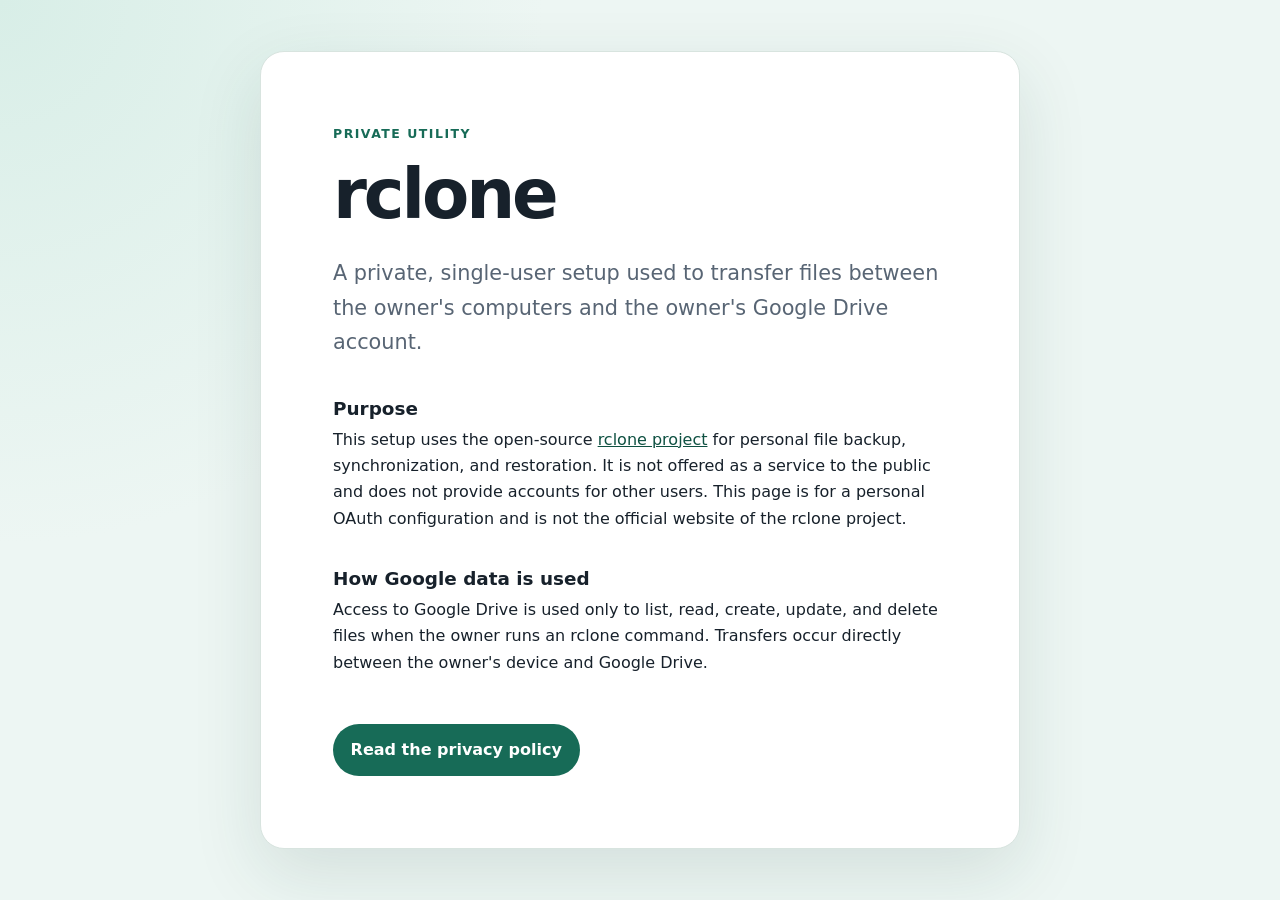
<file: index.html>
<!doctype html>
<html lang="en">
<head>
  <meta charset="utf-8">
  <meta name="viewport" content="width=device-width, initial-scale=1">
  <meta name="description" content="Information about rclone, a private single-user Google Drive connection.">
  <title>rclone</title>
  <link rel="stylesheet" href="styles.css">
</head>
<body>
  <main class="card">
    <p class="eyebrow">Private utility</p>
    <h1>rclone</h1>
    <p class="lead">
      A private, single-user setup used to transfer files between the owner's
      computers and the owner's Google Drive account.
    </p>

    <section aria-labelledby="purpose">
      <h2 id="purpose">Purpose</h2>
      <p>
        This setup uses the open-source
        <a href="https://rclone.org/" rel="noreferrer">rclone project</a> for
        personal file backup, synchronization, and restoration. It is not
        offered as a service to the public and does not provide accounts for
        other users. This page is for a personal OAuth configuration and is not
        the official website of the rclone project.
      </p>
    </section>

    <section aria-labelledby="data-use">
      <h2 id="data-use">How Google data is used</h2>
      <p>
        Access to Google Drive is used only to list, read, create, update, and
        delete files when the owner runs an rclone command. Transfers occur
        directly between the owner's device and Google Drive.
      </p>
    </section>

    <a class="button" href="privacy.html">Read the privacy policy</a>
  </main>
</body>
</html>
</file>
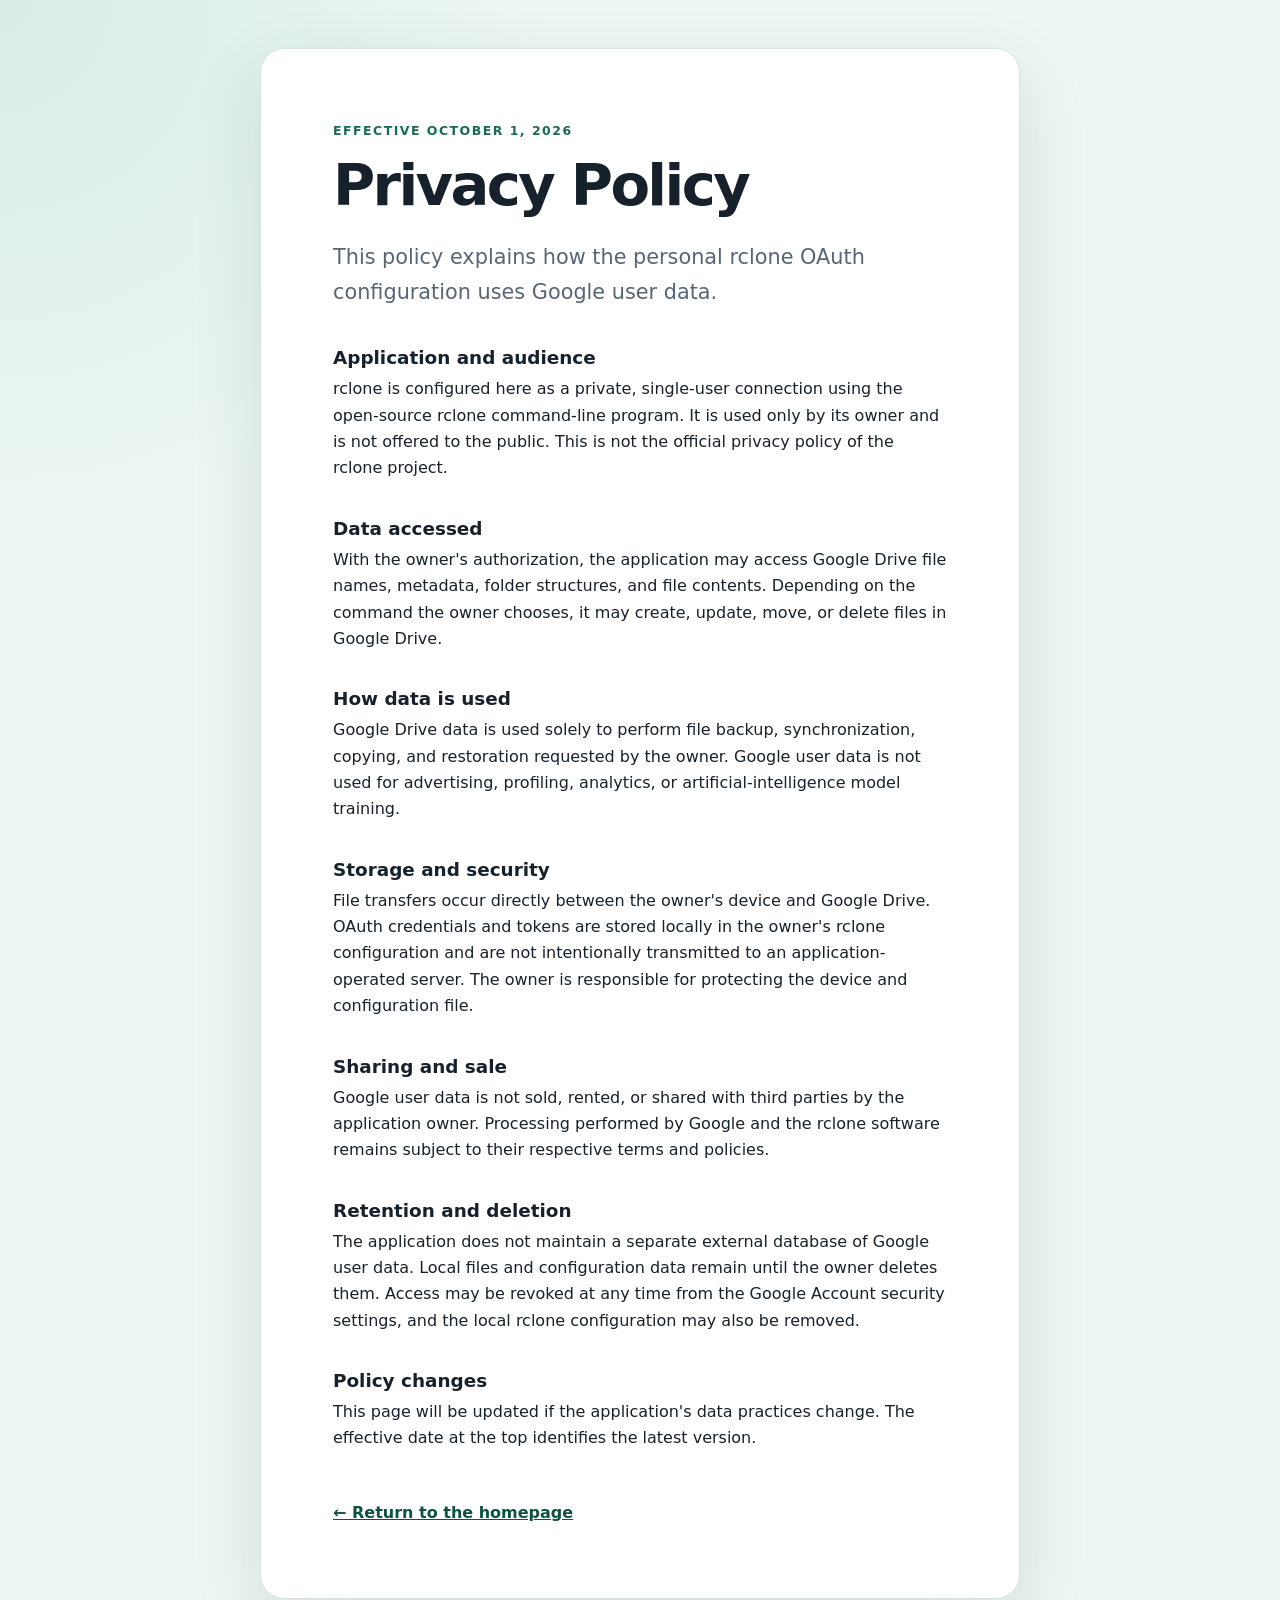
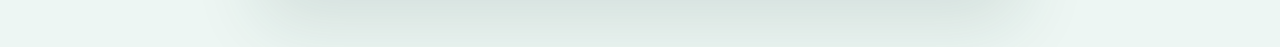
<file: privacy.html>
<!doctype html>
<html lang="en">
<head>
  <meta charset="utf-8">
  <meta name="viewport" content="width=device-width, initial-scale=1">
  <meta name="description" content="Privacy policy for the personal rclone OAuth configuration.">
  <title>Privacy Policy — rclone</title>
  <link rel="stylesheet" href="styles.css">
</head>
<body>
  <main class="card policy">
    <p class="eyebrow">Effective October 1, 2026</p>
    <h1>Privacy Policy</h1>
    <p class="lead">This policy explains how the personal rclone OAuth configuration uses Google user data.</p>

    <section>
      <h2>Application and audience</h2>
      <p>
        rclone is configured here as a private, single-user connection using
        the open-source rclone command-line program. It is used only by its
        owner and is not offered to the public. This is not the official
        privacy policy of the rclone project.
      </p>
    </section>

    <section>
      <h2>Data accessed</h2>
      <p>
        With the owner's authorization, the application may access Google Drive
        file names, metadata, folder structures, and file contents. Depending
        on the command the owner chooses, it may create, update, move, or delete
        files in Google Drive.
      </p>
    </section>

    <section>
      <h2>How data is used</h2>
      <p>
        Google Drive data is used solely to perform file backup,
        synchronization, copying, and restoration requested by the owner.
        Google user data is not used for advertising, profiling, analytics, or
        artificial-intelligence model training.
      </p>
    </section>

    <section>
      <h2>Storage and security</h2>
      <p>
        File transfers occur directly between the owner's device and Google
        Drive. OAuth credentials and tokens are stored locally in the owner's
        rclone configuration and are not intentionally transmitted to an
        application-operated server. The owner is responsible for protecting
        the device and configuration file.
      </p>
    </section>

    <section>
      <h2>Sharing and sale</h2>
      <p>
        Google user data is not sold, rented, or shared with third parties by
        the application owner. Processing performed by Google and the rclone
        software remains subject to their respective terms and policies.
      </p>
    </section>

    <section>
      <h2>Retention and deletion</h2>
      <p>
        The application does not maintain a separate external database of
        Google user data. Local files and configuration data remain until the
        owner deletes them. Access may be revoked at any time from the Google
        Account security settings, and the local rclone configuration may also
        be removed.
      </p>
    </section>

    <section>
      <h2>Policy changes</h2>
      <p>
        This page will be updated if the application's data practices change.
        The effective date at the top identifies the latest version.
      </p>
    </section>

    <a class="text-link" href="index.html">← Return to the homepage</a>
  </main>
</body>
</html>
</file>
<file: styles.css>
:root {
  color-scheme: light;
  --ink: #17212b;
  --muted: #586574;
  --paper: #ffffff;
  --wash: #edf6f3;
  --accent: #176b57;
  --accent-dark: #0f5142;
  --line: #d8e4df;
}

* {
  box-sizing: border-box;
}

body {
  min-height: 100vh;
  margin: 0;
  padding: 48px 20px;
  display: grid;
  place-items: center;
  color: var(--ink);
  background:
    radial-gradient(circle at top left, #d8eee7 0, transparent 34rem),
    var(--wash);
  font-family: ui-sans-serif, system-ui, -apple-system, BlinkMacSystemFont, "Segoe UI", sans-serif;
  line-height: 1.65;
}

.card {
  width: min(100%, 760px);
  padding: clamp(32px, 7vw, 72px);
  border: 1px solid var(--line);
  border-radius: 24px;
  background: var(--paper);
  box-shadow: 0 24px 70px rgba(28, 66, 56, 0.12);
}

.eyebrow {
  margin: 0 0 10px;
  color: var(--accent);
  font-size: 0.78rem;
  font-weight: 750;
  letter-spacing: 0.12em;
  text-transform: uppercase;
}

h1,
h2 {
  line-height: 1.18;
}

h1 {
  margin: 0;
  font-size: clamp(2.3rem, 8vw, 4.3rem);
  letter-spacing: -0.045em;
}

h2 {
  margin: 2.25rem 0 0.45rem;
  font-size: 1.15rem;
}

p {
  margin: 0 0 1rem;
}

.lead {
  margin: 1.3rem 0 2.4rem;
  color: var(--muted);
  font-size: clamp(1.08rem, 3vw, 1.3rem);
}

a {
  color: var(--accent-dark);
}

.button {
  display: inline-block;
  margin-top: 2rem;
  padding: 0.8rem 1.1rem;
  border-radius: 999px;
  color: white;
  background: var(--accent);
  font-weight: 700;
  text-decoration: none;
}

.button:hover,
.button:focus-visible {
  background: var(--accent-dark);
}

.text-link {
  display: inline-block;
  margin-top: 2rem;
  font-weight: 700;
}

.policy h1 {
  font-size: clamp(2.2rem, 7vw, 3.6rem);
}

@media (max-width: 520px) {
  body {
    padding: 0;
    place-items: stretch;
  }

  .card {
    min-height: 100vh;
    border: 0;
    border-radius: 0;
    box-shadow: none;
  }
}
</file>
